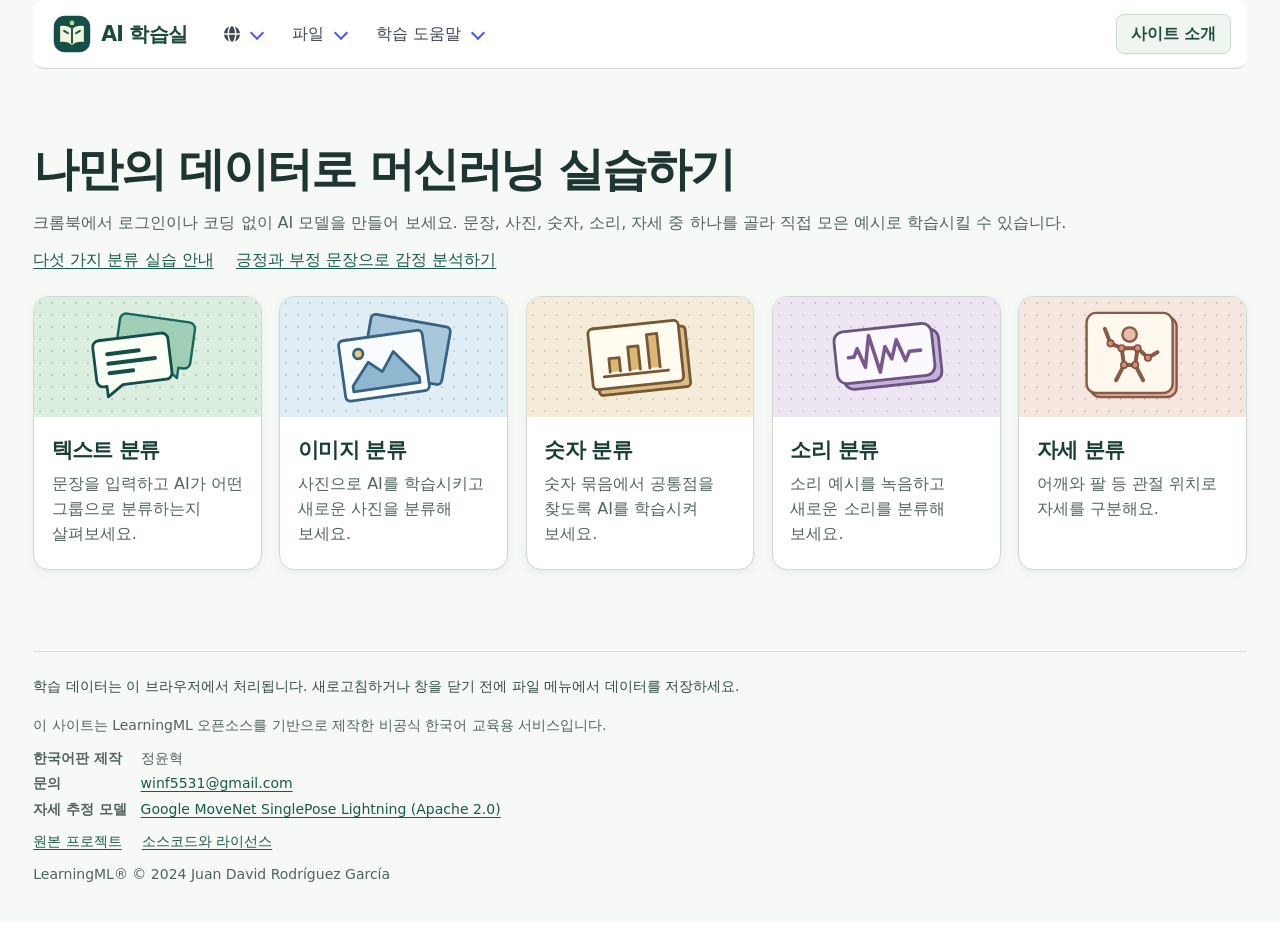
<file: index.html>
<!doctype html>
<html lang="ko" data-theme="light">
  <head>
    <meta charset="UTF-8">
    <base href="./">
    <link rel="icon" type="image/svg+xml" href="images/classroom-mark.svg">
    <meta name="viewport" content="width=device-width, initial-scale=1">
    <meta name="theme-color" content="#164f47">
    <title>AI 학습실 | 로그인 없이 쓰는 머신러닝 실습 사이트</title>
    <meta name="description" content="크롬북에서 코딩 없이 AI를 학습시켜 보세요. 문장, 사진, 숫자, 소리, 자세를 분류하고 새 데이터로 예측 결과를 확인하는 학생용 머신러닝 실습 사이트입니다.">
    <link rel="canonical" href="https://xn--ai-s05j7fz88f.kr/">
    <style>
      html, body { min-height: 100%; margin: 0; background: #f7f9f6; }
      body { font-family: system-ui, "Malgun Gothic", sans-serif; color: #243c32; }
      lml-app { display: block; }
      .home-intro { max-width: 78rem; margin: 0 auto 1.5rem; color: #1d3533; }
      .home-intro h1 { margin: 0; font-size: clamp(1.8rem, 3.6vw, 2.9rem); font-weight: 750; line-height: 1.24; letter-spacing: -.045em; }
      .home-intro p { margin: .75rem 0; color: #506460; line-height: 1.65; }
      .home-intro nav { display: flex; flex-wrap: wrap; gap: .35rem 1.4rem; }
      .home-intro a { color: #175b4d; text-decoration: underline; text-underline-offset: .2em; }
      lml-app:not(:defined) { padding: 2rem max(1.25rem, 4vw); }
    </style>
    <script type="module" crossorigin src="./assets/index-DfP-GMQ8.js"></script>
    <meta name="google-site-verification" content="pIS2Qbg-Ww6OFKiyYR4LNjD204rDV6uSbASALe9HTW8">
  </head>
  <body>
    <lml-app>
      <header class="home-intro" slot="home-intro">
        <h1>나만의 데이터로 머신러닝 실습하기</h1>
        <p>크롬북에서 로그인이나 코딩 없이 AI 모델을 만들어 보세요. 문장, 사진, 숫자, 소리, 자세 중 하나를 골라 직접 모은 예시로 학습시킬 수 있습니다.</p>
        <nav aria-label="수업 안내">
          <a href="guide.html">다섯 가지 분류 실습 안내</a>
          <a href="text-classification.html">긍정과 부정 문장으로 감정 분석하기</a>
        </nav>
        <noscript><p>학습과 예측을 시작하려면 브라우저에서 자바스크립트를 켜세요.</p></noscript>
      </header>
    </lml-app>
  </body>
</html>
</file>
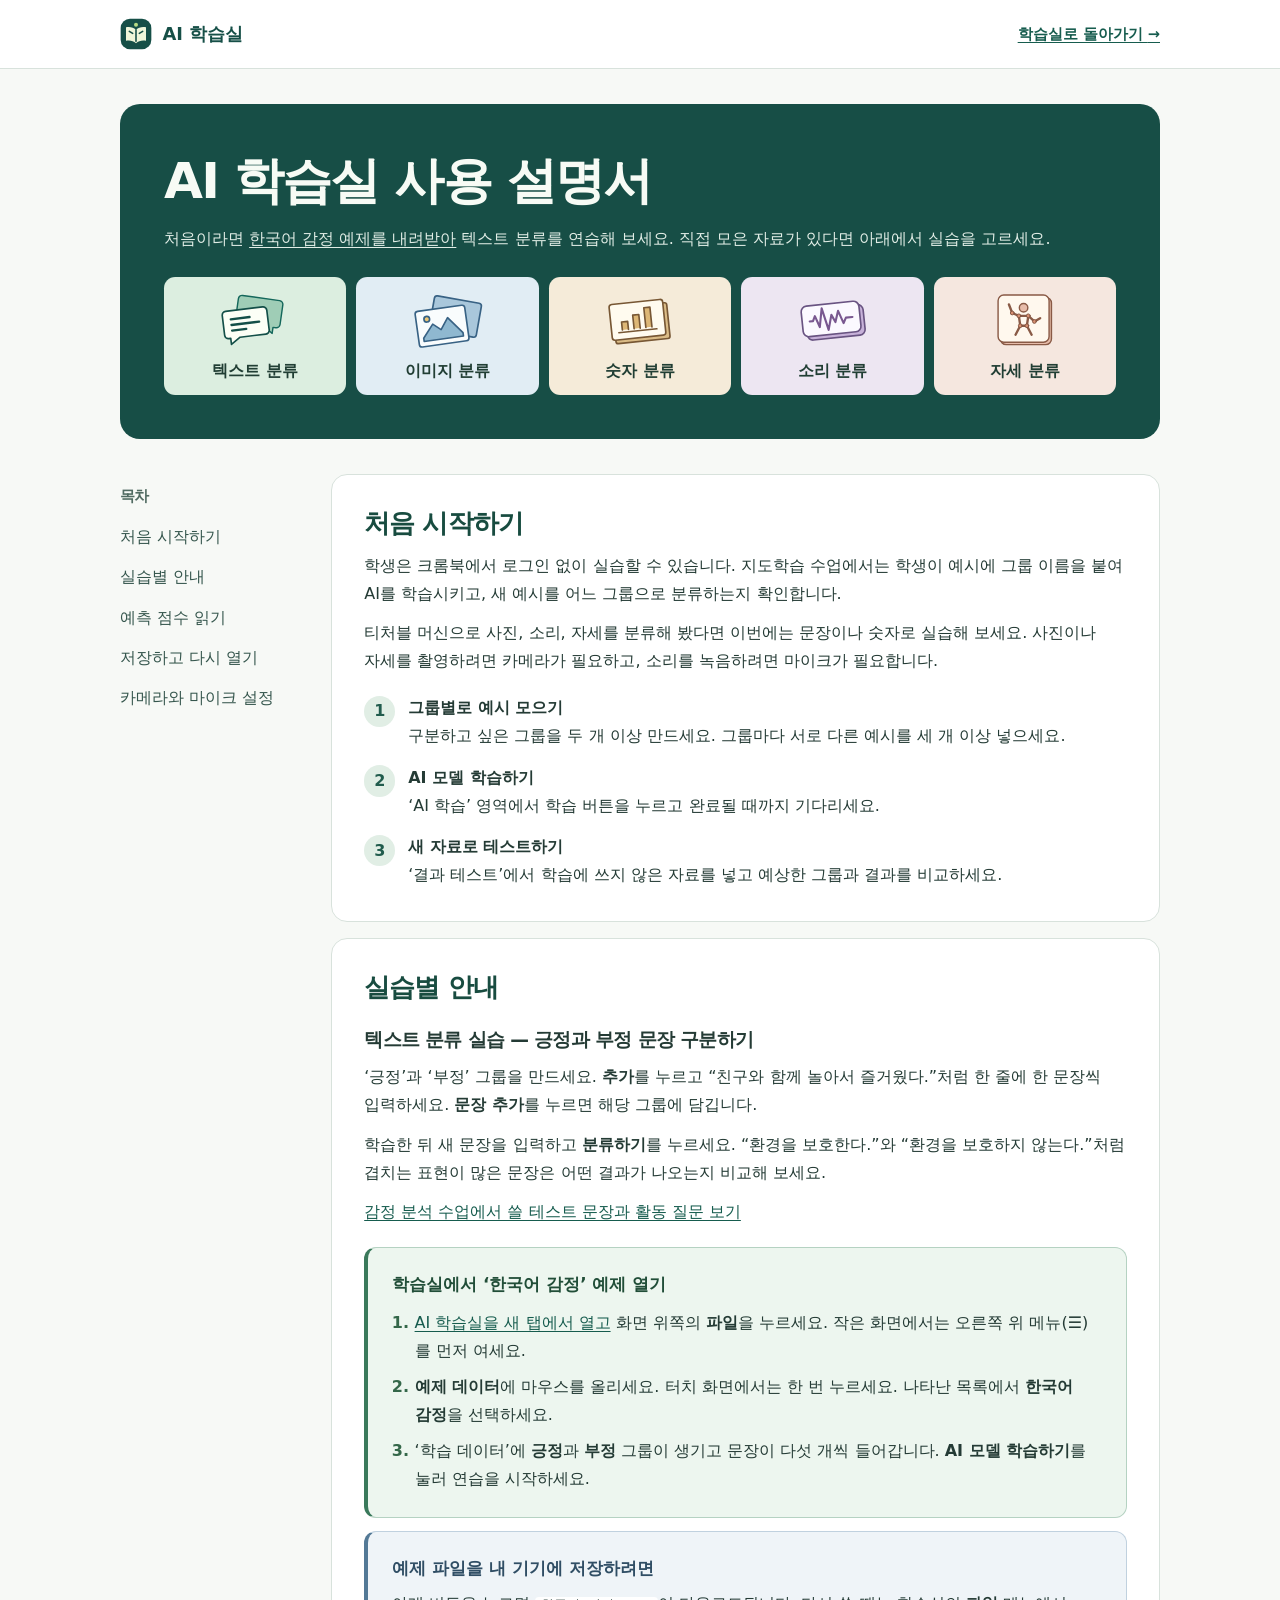
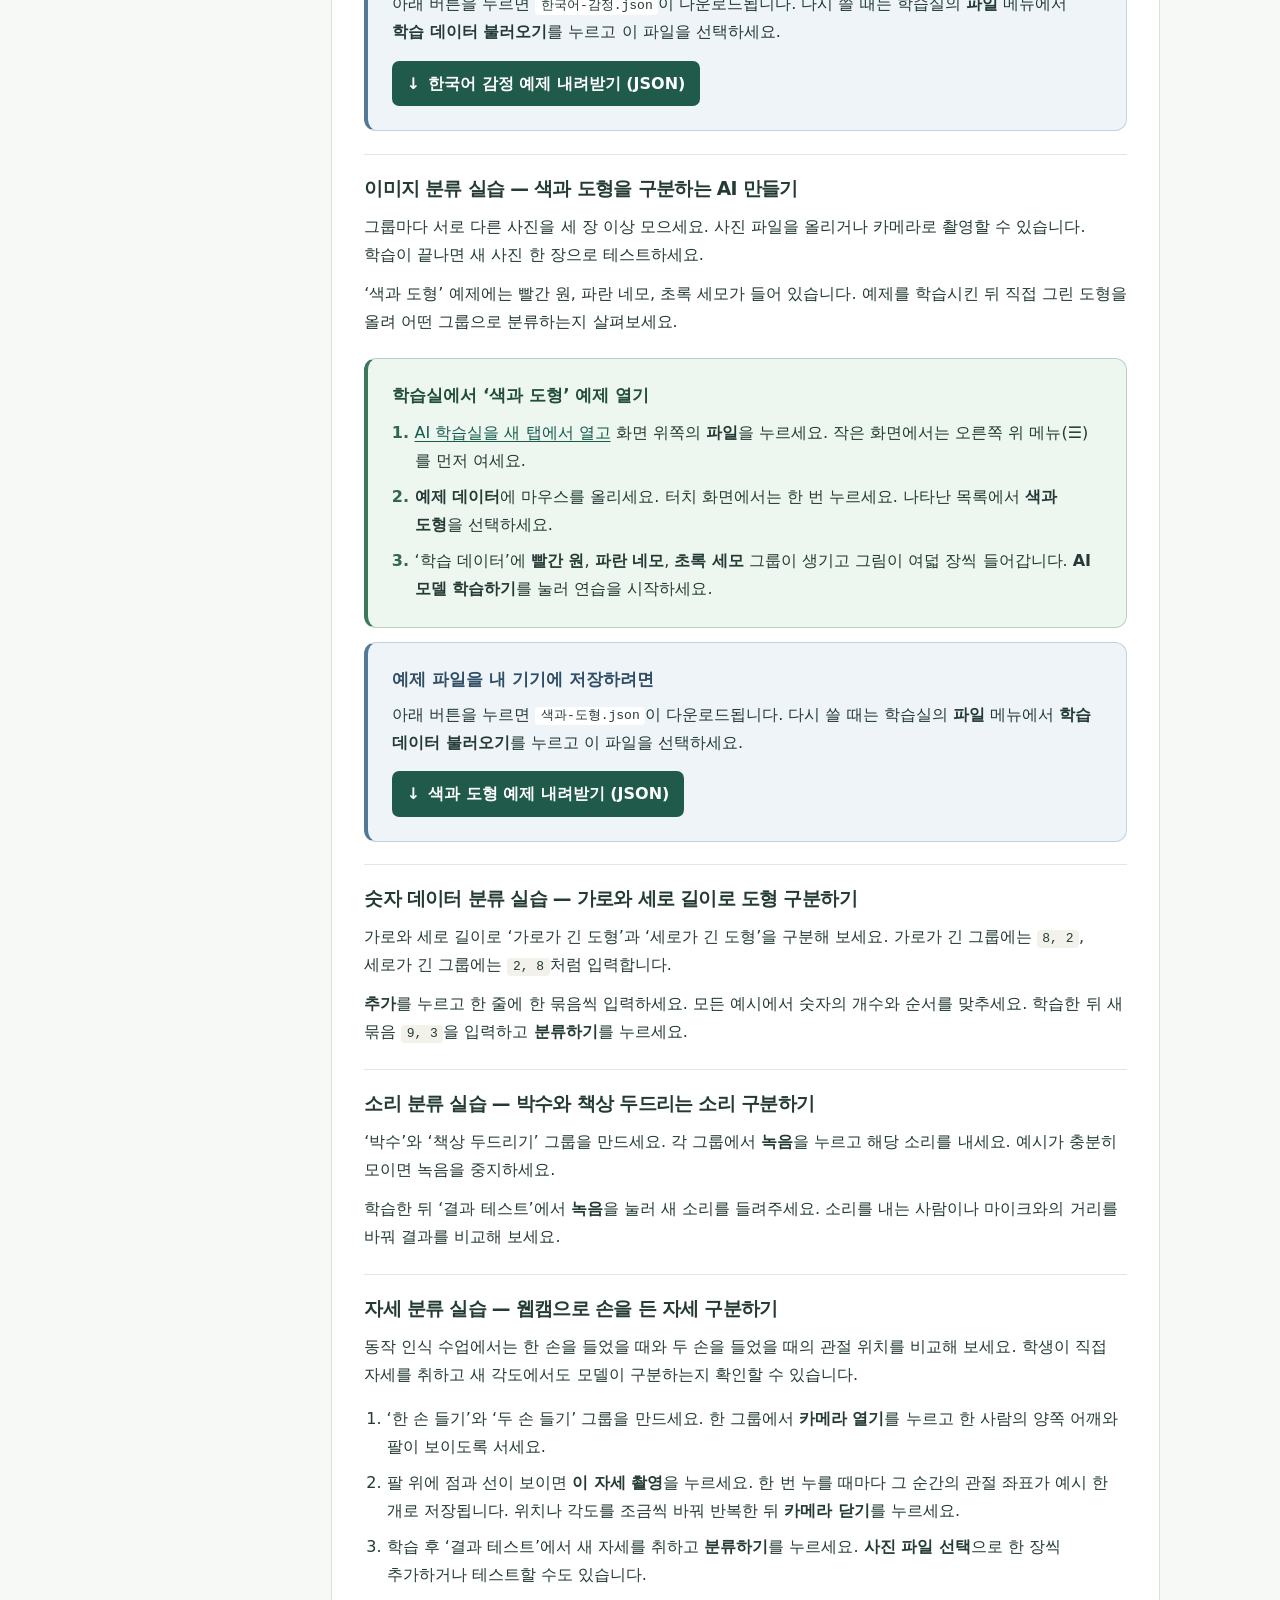
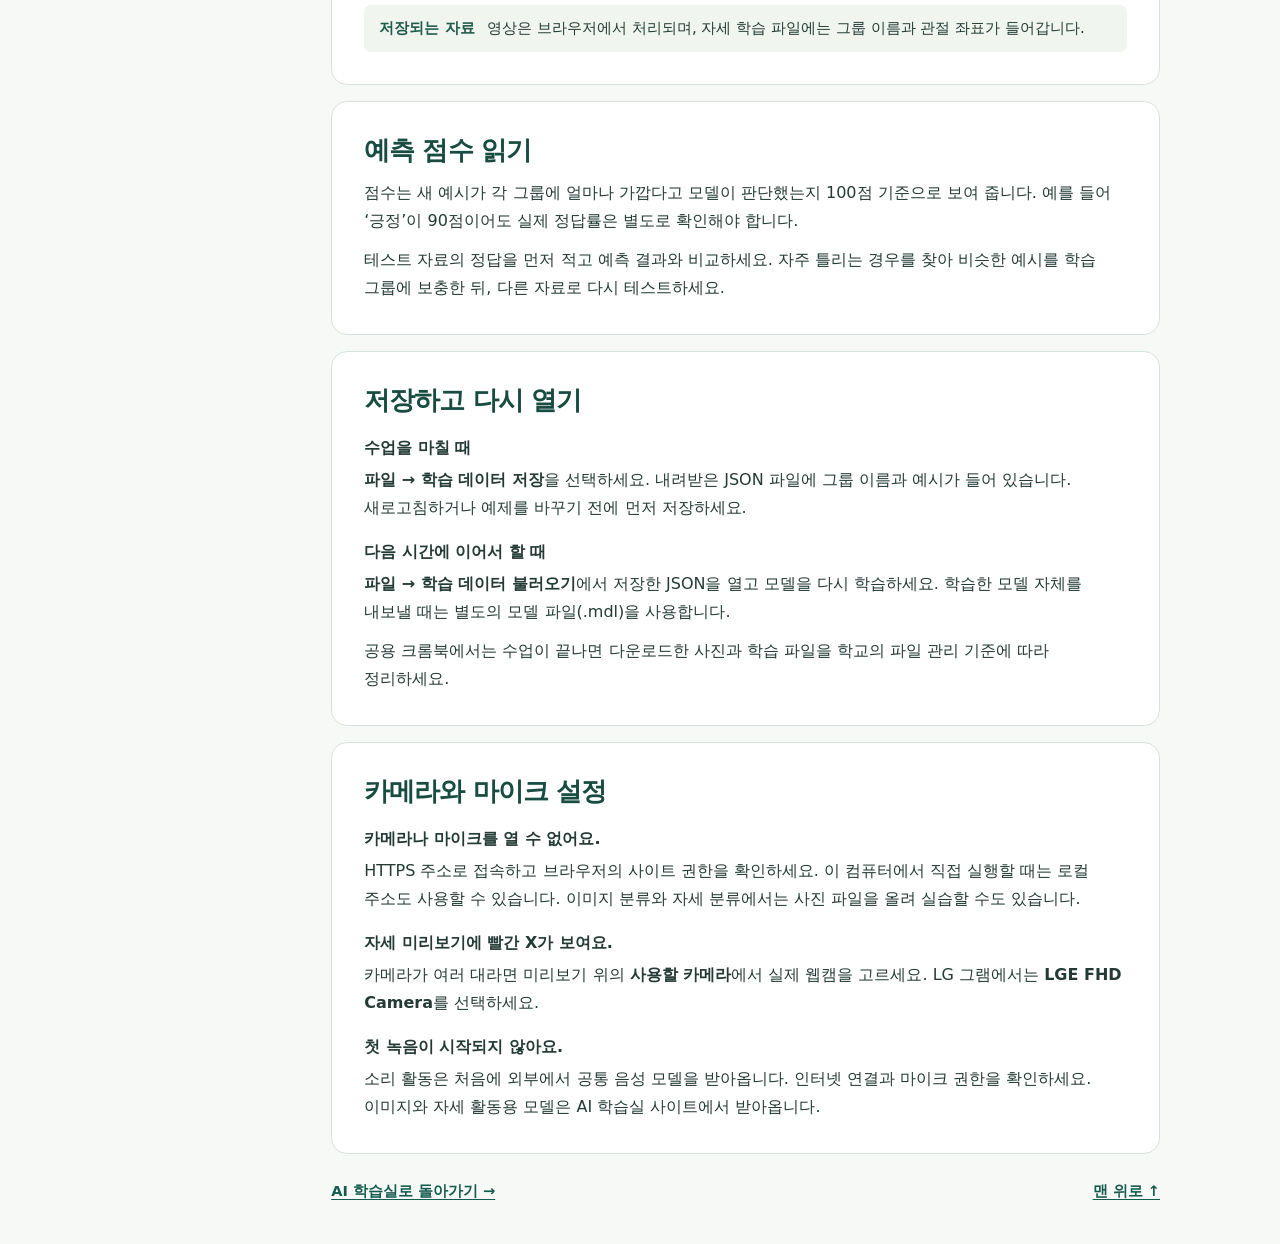
<file: guide.html>
<!doctype html>
<html lang="ko">
<head>
  <meta charset="utf-8">
  <meta name="viewport" content="width=device-width,initial-scale=1">
  <title>머신러닝 분류 실습 수업 안내 | AI 학습실 사용 설명서</title>
  <meta name="description" content="크롬북으로 하는 지도학습 수업을 준비하세요. 텍스트, 이미지, 숫자, 소리, 자세 분류 예시와 학습 데이터 저장 방법을 안내합니다.">
  <link rel="canonical" href="https://xn--ai-s05j7fz88f.kr/guide.html">
  <link rel="icon" href="images/classroom-mark.svg">
  <link rel="stylesheet" href="guide.css?v=sample-cards">
</head>
<body id="top">
  <a class="skip" href="#start">본문으로 건너뛰기</a>
  <header class="topbar">
    <div class="wrap bar-inner">
      <span class="brand"><img src="images/classroom-mark.svg" alt="" width="32" height="32">AI 학습실</span>
      <a href="./">학습실로 돌아가기 <span aria-hidden="true">→</span></a>
    </div>
  </header>
  <main class="wrap">
    <header class="intro">
      <h1>AI 학습실 사용 설명서</h1>
      <p>처음이라면 <a href="datasets/한국어-감정.json" download>한국어 감정 예제를 내려받아</a> 텍스트 분류를 연습해 보세요. 직접 모은 자료가 있다면 아래에서 실습을 고르세요.</p>
      <nav class="activities" aria-label="실습별 안내 바로가기">
        <a href="#text"><img src="images/classroom-text.svg" alt="">텍스트 분류</a>
        <a href="#image"><img src="images/classroom-image.svg" alt="">이미지 분류</a>
        <a href="#number"><img src="images/classroom-numerical.svg" alt="">숫자 분류</a>
        <a href="#audio"><img src="images/classroom-audio.svg" alt="">소리 분류</a>
        <a href="#pose"><img src="images/classroom-pose.svg" alt="">자세 분류</a>
      </nav>
    </header>

    <div class="layout">
      <nav class="contents" aria-label="설명서 목차">
        <h2>목차</h2>
        <a href="#start">처음 시작하기</a><a href="#lessons">실습별 안내</a>
        <a href="#scores">예측 점수 읽기</a><a href="#save">저장하고 다시 열기</a>
        <a href="#devices">카메라와 마이크 설정</a>
      </nav>

      <div class="chapters">
        <section id="start">
          <h2>처음 시작하기</h2>
          <p>학생은 크롬북에서 로그인 없이 실습할 수 있습니다. 지도학습 수업에서는 학생이 예시에 그룹 이름을 붙여 AI를 학습시키고, 새 예시를 어느 그룹으로 분류하는지 확인합니다.</p>
          <p>티처블 머신으로 사진, 소리, 자세를 분류해 봤다면 이번에는 문장이나 숫자로 실습해 보세요. 사진이나 자세를 촬영하려면 카메라가 필요하고, 소리를 녹음하려면 마이크가 필요합니다.</p>
          <ol class="steps">
            <li><strong>그룹별로 예시 모으기</strong>구분하고 싶은 그룹을 두 개 이상 만드세요. 그룹마다 서로 다른 예시를 세 개 이상 넣으세요.</li>
            <li><strong>AI 모델 학습하기</strong>‘AI 학습’ 영역에서 학습 버튼을 누르고 완료될 때까지 기다리세요.</li>
            <li><strong>새 자료로 테스트하기</strong>‘결과 테스트’에서 학습에 쓰지 않은 자료를 넣고 예상한 그룹과 결과를 비교하세요.</li>
          </ol>
        </section>

        <section id="lessons">
          <h2>실습별 안내</h2>
          <article id="text">
            <h3>텍스트 분류 실습 — 긍정과 부정 문장 구분하기</h3>
            <p>‘긍정’과 ‘부정’ 그룹을 만드세요. <strong>추가</strong>를 누르고 “친구와 함께 놀아서 즐거웠다.”처럼 한 줄에 한 문장씩 입력하세요. <strong>문장 추가</strong>를 누르면 해당 그룹에 담깁니다.</p>
            <p>학습한 뒤 새 문장을 입력하고 <strong>분류하기</strong>를 누르세요. “환경을 보호한다.”와 “환경을 보호하지 않는다.”처럼 겹치는 표현이 많은 문장은 어떤 결과가 나오는지 비교해 보세요.</p>
            <p><a href="text-classification.html">감정 분석 수업에서 쓸 테스트 문장과 활동 질문 보기</a></p>
            <section class="sample-guide" aria-labelledby="text-example-open">
              <h4 id="text-example-open">학습실에서 ‘한국어 감정’ 예제 열기</h4>
              <ol>
                <li><a href="./" target="_blank" rel="noopener">AI 학습실을 새 탭에서 열고</a> 화면 위쪽의 <strong>파일</strong>을 누르세요. 작은 화면에서는 오른쪽 위 메뉴(☰)를 먼저 여세요.</li>
                <li><strong>예제 데이터</strong>에 마우스를 올리세요. 터치 화면에서는 한 번 누르세요. 나타난 목록에서 <strong>한국어 감정</strong>을 선택하세요.</li>
                <li>‘학습 데이터’에 <strong>긍정</strong>과 <strong>부정</strong> 그룹이 생기고 문장이 다섯 개씩 들어갑니다. <strong>AI 모델 학습하기</strong>를 눌러 연습을 시작하세요.</li>
              </ol>
            </section>
            <section class="sample-guide sample-save" aria-labelledby="text-example-save">
              <h4 id="text-example-save">예제 파일을 내 기기에 저장하려면</h4>
              <p>아래 버튼을 누르면 <code>한국어-감정.json</code>이 다운로드됩니다. 다시 쓸 때는 학습실의 <strong>파일</strong> 메뉴에서 <strong>학습 데이터 불러오기</strong>를 누르고 이 파일을 선택하세요.</p>
              <a class="example-download" href="datasets/한국어-감정.json" download><span aria-hidden="true">↓</span> 한국어 감정 예제 내려받기 (JSON)</a>
            </section>
          </article>
          <article id="image">
            <h3>이미지 분류 실습 — 색과 도형을 구분하는 AI 만들기</h3>
            <p>그룹마다 서로 다른 사진을 세 장 이상 모으세요. 사진 파일을 올리거나 카메라로 촬영할 수 있습니다. 학습이 끝나면 새 사진 한 장으로 테스트하세요.</p>
            <p>‘색과 도형’ 예제에는 빨간 원, 파란 네모, 초록 세모가 들어 있습니다. 예제를 학습시킨 뒤 직접 그린 도형을 올려 어떤 그룹으로 분류하는지 살펴보세요.</p>
            <section class="sample-guide" aria-labelledby="image-example-open">
              <h4 id="image-example-open">학습실에서 ‘색과 도형’ 예제 열기</h4>
              <ol>
                <li><a href="./" target="_blank" rel="noopener">AI 학습실을 새 탭에서 열고</a> 화면 위쪽의 <strong>파일</strong>을 누르세요. 작은 화면에서는 오른쪽 위 메뉴(☰)를 먼저 여세요.</li>
                <li><strong>예제 데이터</strong>에 마우스를 올리세요. 터치 화면에서는 한 번 누르세요. 나타난 목록에서 <strong>색과 도형</strong>을 선택하세요.</li>
                <li>‘학습 데이터’에 <strong>빨간 원</strong>, <strong>파란 네모</strong>, <strong>초록 세모</strong> 그룹이 생기고 그림이 여덟 장씩 들어갑니다. <strong>AI 모델 학습하기</strong>를 눌러 연습을 시작하세요.</li>
              </ol>
            </section>
            <section class="sample-guide sample-save" aria-labelledby="image-example-save">
              <h4 id="image-example-save">예제 파일을 내 기기에 저장하려면</h4>
              <p>아래 버튼을 누르면 <code>색과-도형.json</code>이 다운로드됩니다. 다시 쓸 때는 학습실의 <strong>파일</strong> 메뉴에서 <strong>학습 데이터 불러오기</strong>를 누르고 이 파일을 선택하세요.</p>
              <a class="example-download" href="datasets/색과-도형.json" download><span aria-hidden="true">↓</span> 색과 도형 예제 내려받기 (JSON)</a>
            </section>
          </article>
          <article id="number">
            <h3>숫자 데이터 분류 실습 — 가로와 세로 길이로 도형 구분하기</h3>
            <p>가로와 세로 길이로 ‘가로가 긴 도형’과 ‘세로가 긴 도형’을 구분해 보세요. 가로가 긴 그룹에는 <code>8, 2</code>, 세로가 긴 그룹에는 <code>2, 8</code>처럼 입력합니다.</p>
            <p><strong>추가</strong>를 누르고 한 줄에 한 묶음씩 입력하세요. 모든 예시에서 숫자의 개수와 순서를 맞추세요. 학습한 뒤 새 묶음 <code>9, 3</code>을 입력하고 <strong>분류하기</strong>를 누르세요.</p>
          </article>
          <article id="audio">
            <h3>소리 분류 실습 — 박수와 책상 두드리는 소리 구분하기</h3>
            <p>‘박수’와 ‘책상 두드리기’ 그룹을 만드세요. 각 그룹에서 <strong>녹음</strong>을 누르고 해당 소리를 내세요. 예시가 충분히 모이면 녹음을 중지하세요.</p>
            <p>학습한 뒤 ‘결과 테스트’에서 <strong>녹음</strong>을 눌러 새 소리를 들려주세요. 소리를 내는 사람이나 마이크와의 거리를 바꿔 결과를 비교해 보세요.</p>
          </article>
          <article id="pose">
            <h3>자세 분류 실습 — 웹캠으로 손을 든 자세 구분하기</h3>
            <p>동작 인식 수업에서는 한 손을 들었을 때와 두 손을 들었을 때의 관절 위치를 비교해 보세요. 학생이 직접 자세를 취하고 새 각도에서도 모델이 구분하는지 확인할 수 있습니다.</p>
            <ol>
              <li>‘한 손 들기’와 ‘두 손 들기’ 그룹을 만드세요. 한 그룹에서 <strong>카메라 열기</strong>를 누르고 한 사람의 양쪽 어깨와 팔이 보이도록 서세요.</li>
              <li>팔 위에 점과 선이 보이면 <strong>이 자세 촬영</strong>을 누르세요. 한 번 누를 때마다 그 순간의 관절 좌표가 예시 한 개로 저장됩니다. 위치나 각도를 조금씩 바꿔 반복한 뒤 <strong>카메라 닫기</strong>를 누르세요.</li>
              <li>학습 후 ‘결과 테스트’에서 새 자세를 취하고 <strong>분류하기</strong>를 누르세요. <strong>사진 파일 선택</strong>으로 한 장씩 추가하거나 테스트할 수도 있습니다.</li>
            </ol>
            <p class="example"><strong>저장되는 자료</strong> 영상은 브라우저에서 처리되며, 자세 학습 파일에는 그룹 이름과 관절 좌표가 들어갑니다.</p>
          </article>
        </section>

        <section id="scores">
          <h2>예측 점수 읽기</h2>
          <p>점수는 새 예시가 각 그룹에 얼마나 가깝다고 모델이 판단했는지 100점 기준으로 보여 줍니다. 예를 들어 ‘긍정’이 90점이어도 실제 정답률은 별도로 확인해야 합니다.</p>
          <p>테스트 자료의 정답을 먼저 적고 예측 결과와 비교하세요. 자주 틀리는 경우를 찾아 비슷한 예시를 학습 그룹에 보충한 뒤, 다른 자료로 다시 테스트하세요.</p>
        </section>
        <section id="save">
          <h2>저장하고 다시 열기</h2>
          <dl>
            <dt>수업을 마칠 때</dt><dd><strong>파일 → 학습 데이터 저장</strong>을 선택하세요. 내려받은 JSON 파일에 그룹 이름과 예시가 들어 있습니다. 새로고침하거나 예제를 바꾸기 전에 먼저 저장하세요.</dd>
            <dt>다음 시간에 이어서 할 때</dt><dd><strong>파일 → 학습 데이터 불러오기</strong>에서 저장한 JSON을 열고 모델을 다시 학습하세요. 학습한 모델 자체를 내보낼 때는 별도의 모델 파일(.mdl)을 사용합니다.</dd>
          </dl>
          <p>공용 크롬북에서는 수업이 끝나면 다운로드한 사진과 학습 파일을 학교의 파일 관리 기준에 따라 정리하세요.</p>
        </section>
        <section id="devices">
          <h2>카메라와 마이크 설정</h2>
          <dl>
            <dt>카메라나 마이크를 열 수 없어요.</dt><dd>HTTPS 주소로 접속하고 브라우저의 사이트 권한을 확인하세요. 이 컴퓨터에서 직접 실행할 때는 로컬 주소도 사용할 수 있습니다. 이미지 분류와 자세 분류에서는 사진 파일을 올려 실습할 수도 있습니다.</dd>
            <dt>자세 미리보기에 빨간 X가 보여요.</dt><dd>카메라가 여러 대라면 미리보기 위의 <strong>사용할 카메라</strong>에서 실제 웹캠을 고르세요. LG 그램에서는 <strong>LGE FHD Camera</strong>를 선택하세요.</dd>
            <dt>첫 녹음이 시작되지 않아요.</dt><dd>소리 활동은 처음에 외부에서 공통 음성 모델을 받아옵니다. 인터넷 연결과 마이크 권한을 확인하세요. 이미지와 자세 활동용 모델은 AI 학습실 사이트에서 받아옵니다.</dd>
          </dl>
        </section>
        <footer><a href="./">AI 학습실로 돌아가기 →</a><a href="#top" aria-label="설명서 맨 위로">맨 위로 ↑</a></footer>
      </div>
    </div>
  </main>
</body>
</html>
</file>
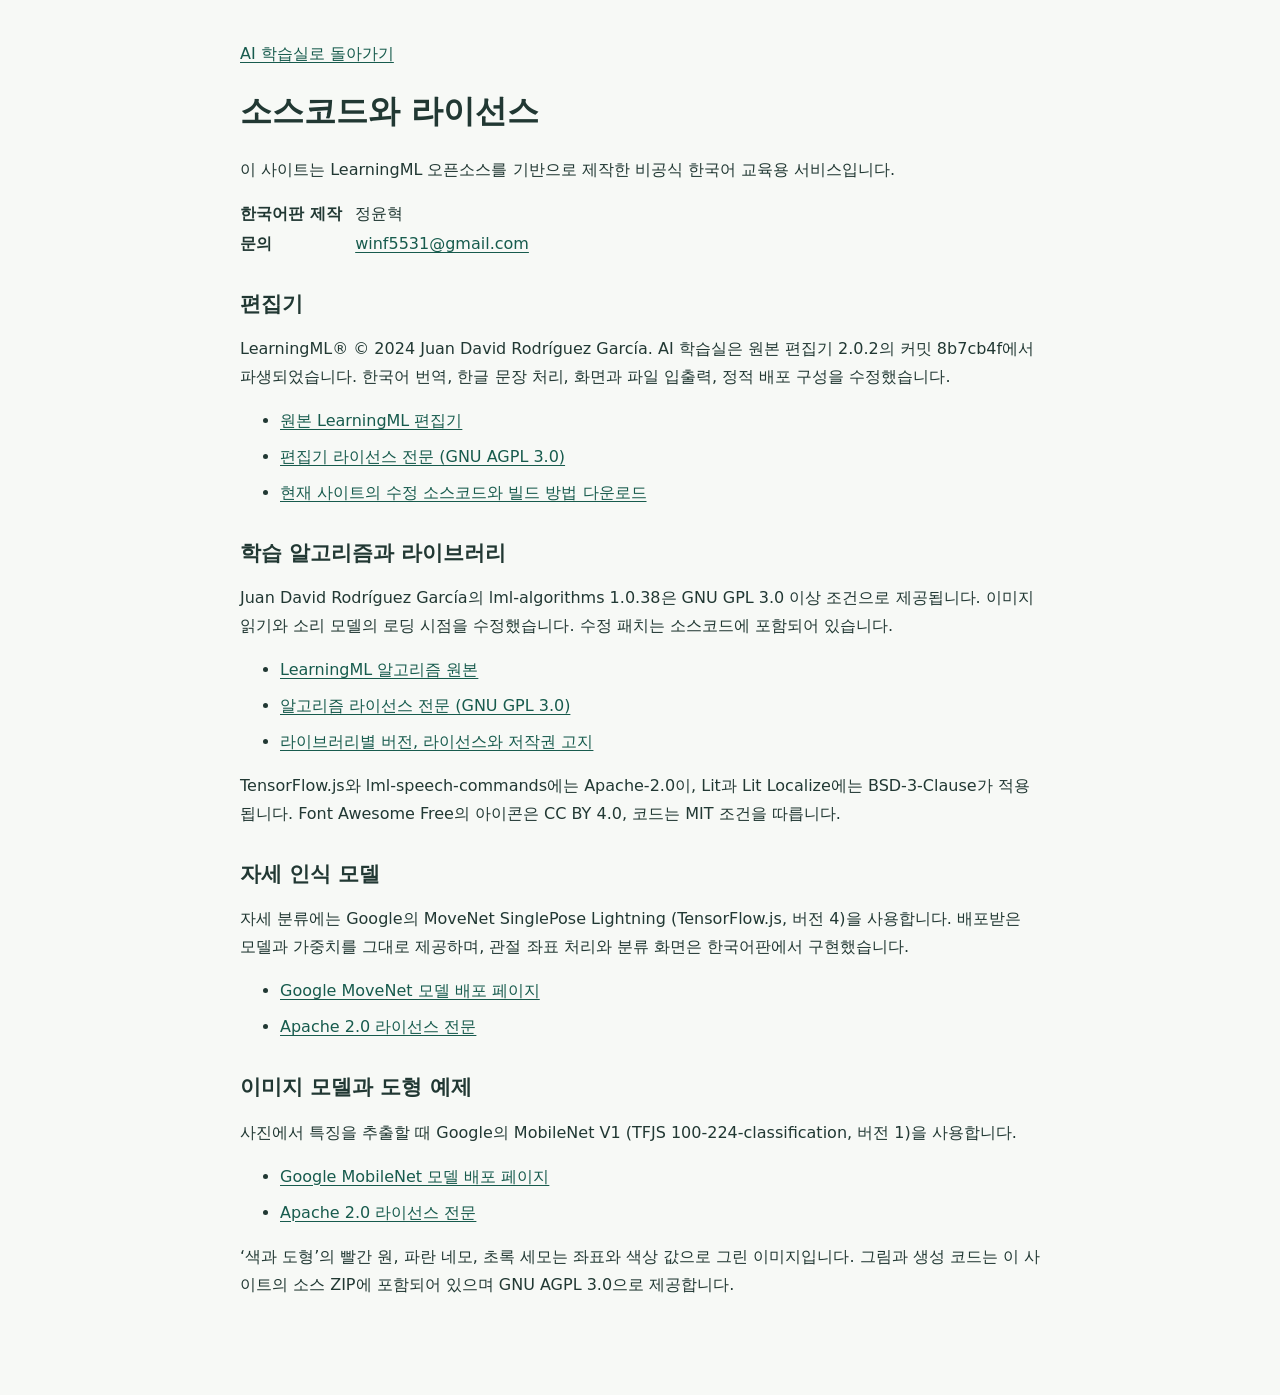
<file: licenses.html>
<!doctype html><html lang="ko"><meta charset="utf-8"><meta name="viewport" content="width=device-width,initial-scale=1"><title>AI 학습실 소스코드와 라이선스</title><link rel="stylesheet" href="classroom-doc.css"><main><a href="./">AI 학습실로 돌아가기</a>
<h1>소스코드와 라이선스</h1><p>이 사이트는 LearningML 오픈소스를 기반으로 제작한 비공식 한국어 교육용 서비스입니다.</p>
<dl><dt>한국어판 제작</dt><dd>정윤혁</dd>
<dt>문의</dt><dd><a href="mailto:winf5531@gmail.com">winf5531@gmail.com</a></dd></dl>
<h2>편집기</h2><p>LearningML® © 2024 Juan David Rodríguez García. AI 학습실은 원본 편집기 2.0.2의 커밋 8b7cb4f에서 파생되었습니다. 한국어 번역, 한글 문장 처리, 화면과 파일 입출력, 정적 배포 구성을 수정했습니다.</p>
<ul><li><a href="https://github.com/LearningML-Education/lml-editor">원본 LearningML 편집기</a></li><li><a href="notices/AGPL-3.0.txt">편집기 라이선스 전문 (GNU AGPL 3.0)</a></li><li><a href="source.zip" download>현재 사이트의 수정 소스코드와 빌드 방법 다운로드</a></li></ul>
<h2>학습 알고리즘과 라이브러리</h2><p>Juan David Rodríguez García의 lml-algorithms 1.0.38은 GNU GPL 3.0 이상 조건으로 제공됩니다. 이미지 읽기와 소리 모델의 로딩 시점을 수정했습니다. 수정 패치는 소스코드에 포함되어 있습니다.</p>
<ul><li><a href="https://github.com/LearningML-Education/lml-algorithms">LearningML 알고리즘 원본</a></li><li><a href="notices/GPL-3.0.txt">알고리즘 라이선스 전문 (GNU GPL 3.0)</a></li><li><a href="notices/third-party.txt">라이브러리별 버전, 라이선스와 저작권 고지</a></li></ul>
<p>TensorFlow.js와 lml-speech-commands에는 Apache-2.0이, Lit과 Lit Localize에는 BSD-3-Clause가 적용됩니다. Font Awesome Free의 아이콘은 CC BY 4.0, 코드는 MIT 조건을 따릅니다.</p>
<h2 id="pose-model">자세 인식 모델</h2><p>자세 분류에는 Google의 MoveNet SinglePose Lightning (TensorFlow.js, 버전 4)을 사용합니다. 배포받은 모델과 가중치를 그대로 제공하며, 관절 좌표 처리와 분류 화면은 한국어판에서 구현했습니다.</p>
<ul><li><a href="https://www.kaggle.com/models/google/movenet/TfJs/singlepose-lightning/4">Google MoveNet 모델 배포 페이지</a></li><li><a href="notices/Apache-2.0.txt">Apache 2.0 라이선스 전문</a></li></ul>
<h2>이미지 모델과 도형 예제</h2><p>사진에서 특징을 추출할 때 Google의 MobileNet V1 (TFJS 100-224-classification, 버전 1)을 사용합니다.</p>
<ul><li><a href="https://www.kaggle.com/models/google/mobilenet-v1/TfJs/100-224-classification/1">Google MobileNet 모델 배포 페이지</a></li><li><a href="notices/Apache-2.0.txt">Apache 2.0 라이선스 전문</a></li></ul>
<p>‘색과 도형’의 빨간 원, 파란 네모, 초록 세모는 좌표와 색상 값으로 그린 이미지입니다. 그림과 생성 코드는 이 사이트의 소스 ZIP에 포함되어 있으며 GNU AGPL 3.0으로 제공합니다.</p></main></html>
</file>
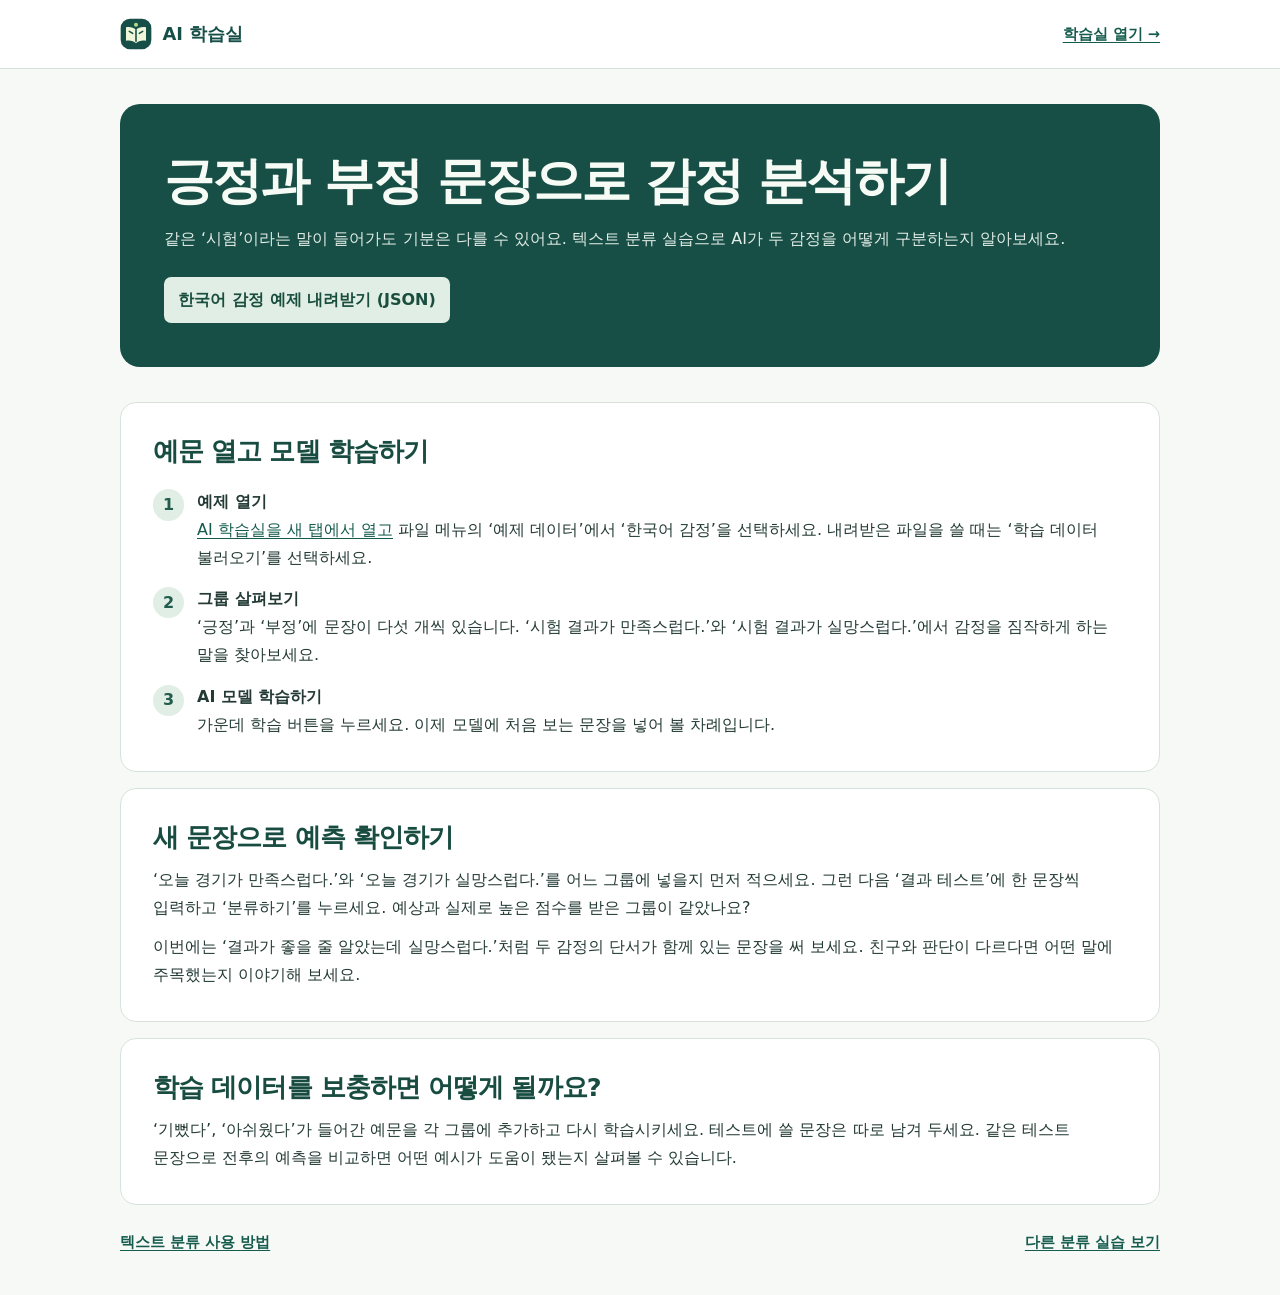
<file: text-classification.html>
<!doctype html>
<html lang="ko">
<head>
  <meta charset="utf-8">
  <meta name="viewport" content="width=device-width,initial-scale=1">
  <title>텍스트 분류 실습 | 긍정과 부정 문장으로 감정 분석하기 | AI 학습실</title>
  <meta name="description" content="학생이 예문을 긍정과 부정으로 나누고 감정 분류 모델을 학습시키는 수업입니다. 실습용 문장 파일과 새로운 문장으로 예측을 확인하는 방법을 제공합니다.">
  <link rel="canonical" href="https://xn--ai-s05j7fz88f.kr/text-classification.html">
  <link rel="icon" href="images/classroom-mark.svg">
  <link rel="stylesheet" href="guide.css?v=lesson">
</head>
<body id="top">
  <header class="topbar"><div class="wrap bar-inner">
    <span class="brand"><img src="images/classroom-mark.svg" alt="" width="32" height="32">AI 학습실</span>
    <a href="./">학습실 열기 →</a>
  </div></header>
  <main class="wrap">
    <header class="intro">
      <h1>긍정과 부정 문장으로 감정 분석하기</h1>
      <p>같은 ‘시험’이라는 말이 들어가도 기분은 다를 수 있어요. 텍스트 분류 실습으로 AI가 두 감정을 어떻게 구분하는지 알아보세요.</p>
      <a class="example-download" href="datasets/한국어-감정.json" download>한국어 감정 예제 내려받기 (JSON)</a>
    </header>
    <div class="chapters">
      <section>
        <h2>예문 열고 모델 학습하기</h2>
        <ol class="steps">
          <li><strong>예제 열기</strong><a href="./" target="_blank" rel="noopener">AI 학습실을 새 탭에서 열고</a> 파일 메뉴의 ‘예제 데이터’에서 ‘한국어 감정’을 선택하세요. 내려받은 파일을 쓸 때는 ‘학습 데이터 불러오기’를 선택하세요.</li>
          <li><strong>그룹 살펴보기</strong>‘긍정’과 ‘부정’에 문장이 다섯 개씩 있습니다. ‘시험 결과가 만족스럽다.’와 ‘시험 결과가 실망스럽다.’에서 감정을 짐작하게 하는 말을 찾아보세요.</li>
          <li><strong>AI 모델 학습하기</strong>가운데 학습 버튼을 누르세요. 이제 모델에 처음 보는 문장을 넣어 볼 차례입니다.</li>
        </ol>
      </section>
      <section>
        <h2>새 문장으로 예측 확인하기</h2>
        <p>‘오늘 경기가 만족스럽다.’와 ‘오늘 경기가 실망스럽다.’를 어느 그룹에 넣을지 먼저 적으세요. 그런 다음 ‘결과 테스트’에 한 문장씩 입력하고 ‘분류하기’를 누르세요. 예상과 실제로 높은 점수를 받은 그룹이 같았나요?</p>
        <p>이번에는 ‘결과가 좋을 줄 알았는데 실망스럽다.’처럼 두 감정의 단서가 함께 있는 문장을 써 보세요. 친구와 판단이 다르다면 어떤 말에 주목했는지 이야기해 보세요.</p>
      </section>
      <section>
        <h2>학습 데이터를 보충하면 어떻게 될까요?</h2>
        <p>‘기뻤다’, ‘아쉬웠다’가 들어간 예문을 각 그룹에 추가하고 다시 학습시키세요. 테스트에 쓸 문장은 따로 남겨 두세요. 같은 테스트 문장으로 전후의 예측을 비교하면 어떤 예시가 도움이 됐는지 살펴볼 수 있습니다.</p>
      </section>
    </div>
    <footer><a href="guide.html#text">텍스트 분류 사용 방법</a><a href="guide.html#lessons">다른 분류 실습 보기</a></footer>
  </main>
</body>
</html>
</file>
<file: guide.css>
:root {
  color-scheme: light;
  font: 100%/1.75 system-ui, "Malgun Gothic", sans-serif;
  color: #243b35;
  background: #f7f9f6;
  word-break: keep-all;
  overflow-wrap: anywhere;
}
* { box-sizing: border-box; }
body { margin: 0; }
a { color: #165c4e; text-underline-offset: .2em; }
a:hover { text-decoration-thickness: 2px; }
:focus-visible { outline: 3px solid #c87916; outline-offset: 4px; }
[id] { scroll-margin-top: 1.5rem; }
.skip { position: absolute; left: 1rem; top: -5rem; z-index: 2; background: white; padding: .5rem 1rem; }
.skip:focus { top: .5rem; }
.wrap { max-width: 71rem; margin: 0 auto; padding-inline: clamp(1rem, 4vw, 3rem); }
.topbar { background: white; border-bottom: 1px solid #d8e2dc; }
.bar-inner, .brand { display: flex; align-items: center; }
.bar-inner { justify-content: space-between; min-height: 4.25rem; gap: 1rem; }
.brand { gap: .65rem; font-weight: 750; font-size: 1.12rem; color: #164f47; }
.bar-inner a, footer a { font-size: .91rem; font-weight: 650; }
.intro {
  margin: clamp(1rem, 3vw, 2.2rem) 0;
  padding: clamp(1.25rem, 4vw, 2.75rem);
  border-radius: 1.25rem;
  background: #174e46;
  color: #f7fbf5;
}
h1, h2, h3 { line-height: 1.32; letter-spacing: -.035em; margin: 0; }
h1 { font-size: clamp(1.85rem, 4vw, 3.15rem); }
.intro p { margin: .65rem 0 1.5rem; color: #e1ede6; }
.intro p a { color: inherit; }
.activities { display: grid; grid-template-columns: repeat(5, minmax(0, 1fr)); gap: .65rem; }
.activities a {
  display: flex; flex-direction: column; align-items: center; justify-content: center;
  gap: .15rem; padding: .6rem; border-radius: .7rem; background: #dceee0;
  color: #213e34; font-weight: 700; text-decoration: none;
}
.activities a:nth-child(2) { background: #e1edf4; }
.activities a:nth-child(3) { background: #f5ebd9; }
.activities a:nth-child(4) { background: #ede6f2; }
.activities a:nth-child(5) { background: #f5e7df; }
.activities a:hover { text-decoration: underline; }
.activities img { display: block; width: 100%; max-width: 8rem; height: 4.25rem; }
.layout { display: grid; grid-template-columns: 10rem minmax(0, 1fr); gap: clamp(1.25rem, 4vw, 3.5rem); }
.contents { position: sticky; top: 1.5rem; align-self: start; padding-block: .75rem; }
.contents h2 { font-size: .95rem; color: #516b62; margin-block: 0 .7rem; }
.contents a { display: block; padding: .38rem 0; color: #35564d; text-decoration: none; }
.contents a:hover, .contents a:focus-visible { text-decoration: underline; }
.chapters { min-width: 0; }
.chapters > section {
  margin-bottom: 1rem; padding: clamp(1.15rem, 3vw, 2rem);
  background: white; border: 1px solid #d8e2dc; border-radius: 1rem;
}
.chapters h2 { font-size: clamp(1.35rem, 2vw, 1.7rem); color: #184c40; }
.chapters h3 { font-size: 1.17rem; }
.chapters p { margin: .7rem 0; }
.chapters section > :last-child, article > :last-child { margin-bottom: 0; }
.steps { list-style: none; counter-reset: step; padding: 0; margin: 1.2rem 0 0; }
.steps li { position: relative; counter-increment: step; padding-left: 2.75rem; }
.steps li + li { margin-top: .85rem; }
.steps li::before {
  content: counter(step); position: absolute; left: 0; top: .1rem;
  display: grid; place-items: center; width: 1.95rem; height: 1.95rem;
  border-radius: 50%; background: #e1eee5; color: #215c4d; font-weight: 700;
}
.steps strong { display: block; }
article { padding-block: 1.4rem; }
article + article { border-top: 1px solid #e1e8e2; }
article:last-child { padding-bottom: 0; }
article ol { padding-left: 1.4rem; }
article li + li { margin-top: .5rem; }
.example { background: #f0f5f0; padding: .65rem .95rem; border-radius: .45rem; font-size: .94rem; }
.example strong { color: #215b4c; margin-right: .5rem; }
.sample-guide {
  margin-top: 1.35rem;
  padding: clamp(1rem, 2.5vw, 1.5rem);
  border: 1px solid #b5d2c2;
  border-inline-start: .3rem solid #3a795b;
  border-radius: .75rem;
  background: #edf6ef;
}
.sample-save {
  margin-top: .85rem;
  border-color: #c0d1df;
  border-inline-start-color: #537996;
  background: #eff4f8;
}
.sample-guide h4 { margin: 0; color: #214e38; font-size: 1.05rem; line-height: 1.45; }
.sample-save h4 { color: #304e65; }
.sample-guide ol { margin: .75rem 0 0; }
.sample-guide li::marker { color: #346749; font-weight: 700; }
.sample-save p { margin: .6rem 0 .9rem; }
.sample-save code { background: #fff; }
.example-download {
  display: inline-flex; align-items: center; gap: .5rem; max-width: 100%; min-height: 2.75rem;
  padding: .55rem .9rem; border-radius: .45rem; background: #205a4b;
  color: #fff; font-weight: 650; text-decoration: none;
}
.example-download:hover { background: #174638; text-decoration: underline; }
.intro .example-download { background: #e1eee5; color: #194e3f; }
.intro .example-download:hover { background: #fff; }
code { padding: .08rem .34rem; border-radius: .25rem; background: #f2f2eb; white-space: nowrap; }
dl { margin-bottom: 0; }
dt { margin-top: 1rem; font-weight: 700; }
dd { margin: .25rem 0 0; }
footer { display: flex; justify-content: space-between; gap: 1rem; padding: .5rem 0 2.5rem; }
@media (max-width: 48rem) {
  .layout { display: block; }
  .contents { position: static; display: flex; flex-wrap: wrap; gap: .2rem 1rem; padding: 0 0 1.25rem; }
  .contents h2 { width: 100%; margin: 0; }
  .contents a { font-size: .91rem; text-decoration: underline; }
}
@media (max-width: 36rem) {
  .activities { grid-template-columns: repeat(2, minmax(0, 1fr)); gap: .5rem; }
  .activities a { flex-direction: row; justify-content: start; gap: .35rem; padding: .35rem; font-size: .92rem; }
  .activities img { width: 2.8rem; height: 2.15rem; }
  .activities a:last-child { grid-column: 1 / -1; }
}
</file>
<file: classroom-doc.css>
html{font:100%/1.75 system-ui,"Malgun Gothic",sans-serif;color:#213833;background:#f7f9f6}body{max-width:50rem;margin:0 auto;padding:2.5rem 1.25rem 5rem}h1,h2{line-height:1.4;word-break:keep-all}h1{font-size:2rem}h2{font-size:1.3rem;margin:2rem 0 .5rem}li{margin-bottom:.5rem}a{color:#175b4d;text-underline-offset:.2em}code{background:#e2ece7;padding:.15rem .35rem}footer{margin-top:2.5rem;border-top:1px solid #c4d5ce;padding-top:1rem}
dl {
  display: grid;
  grid-template-columns: fit-content(45%) minmax(0, 1fr);
  gap: .15rem .85rem;
}
dt { font-weight: 600; }
dd { margin: 0; overflow-wrap: anywhere; }
</file>
